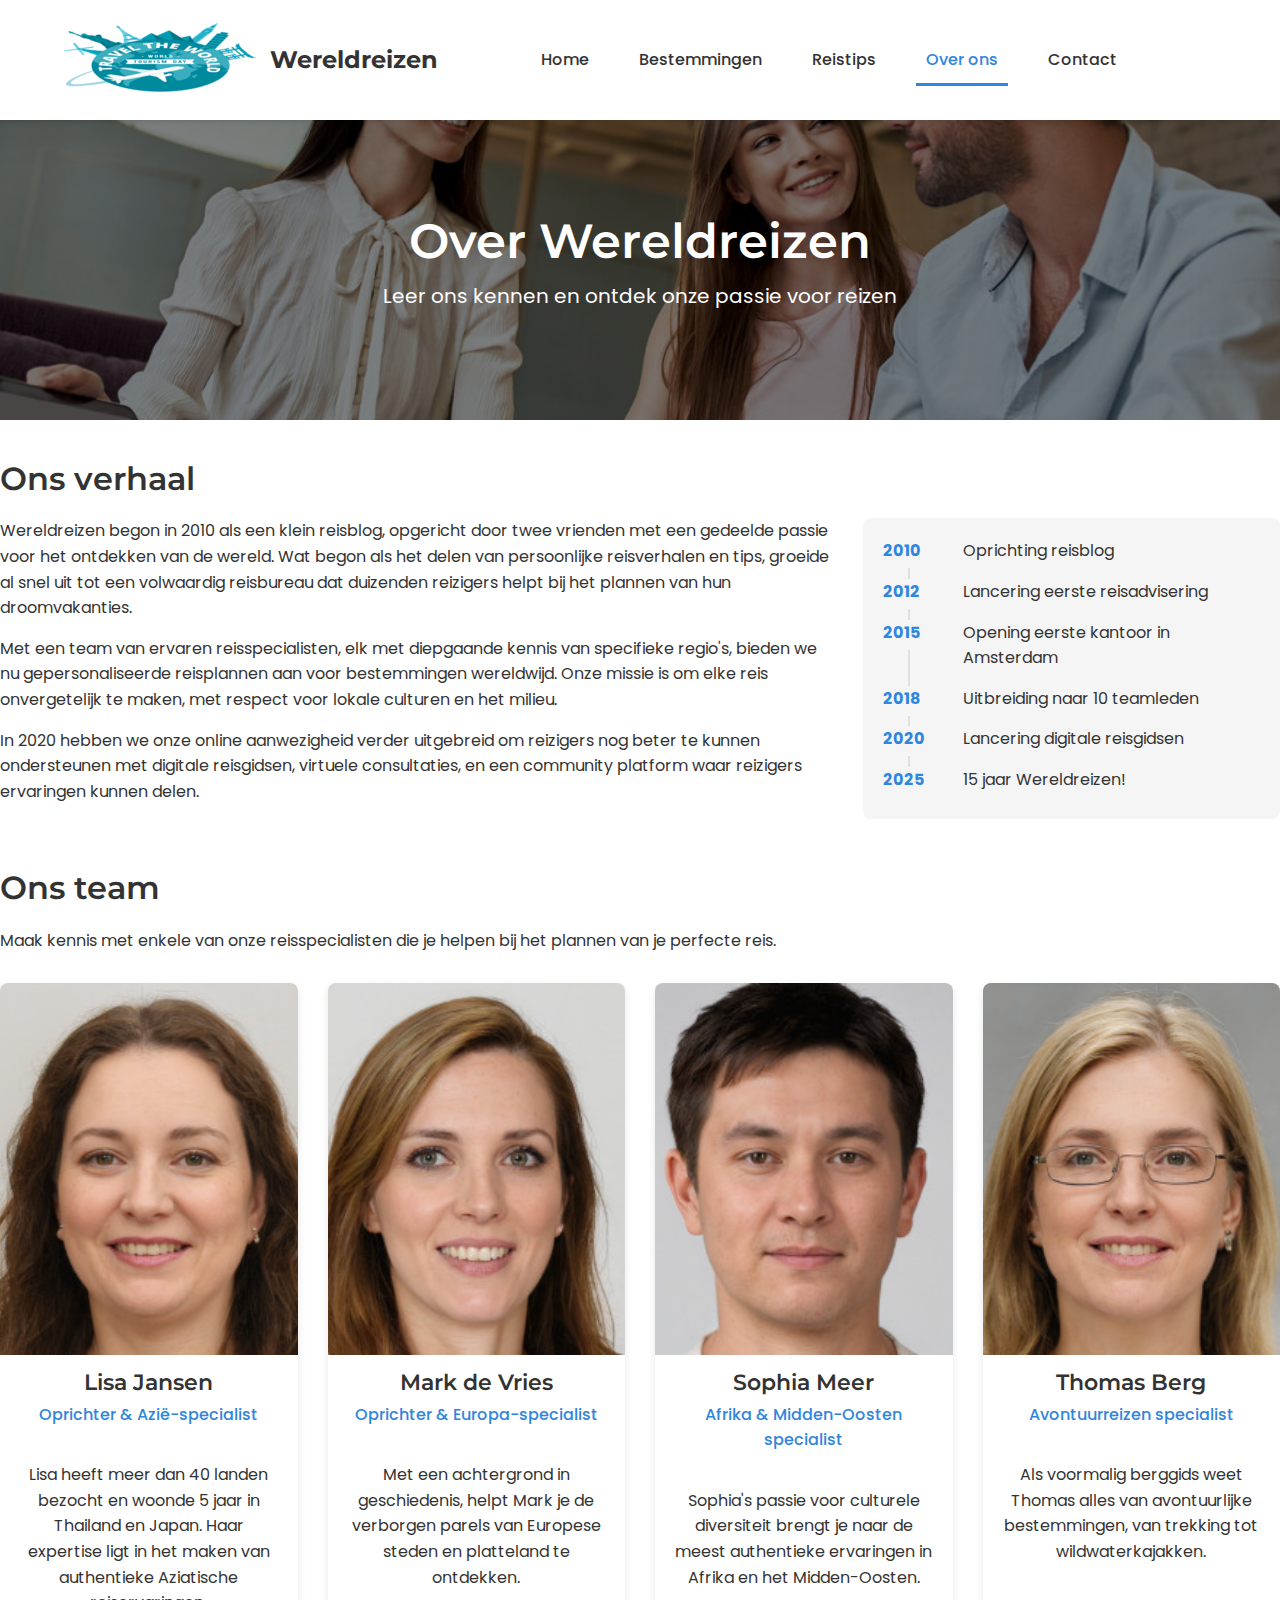
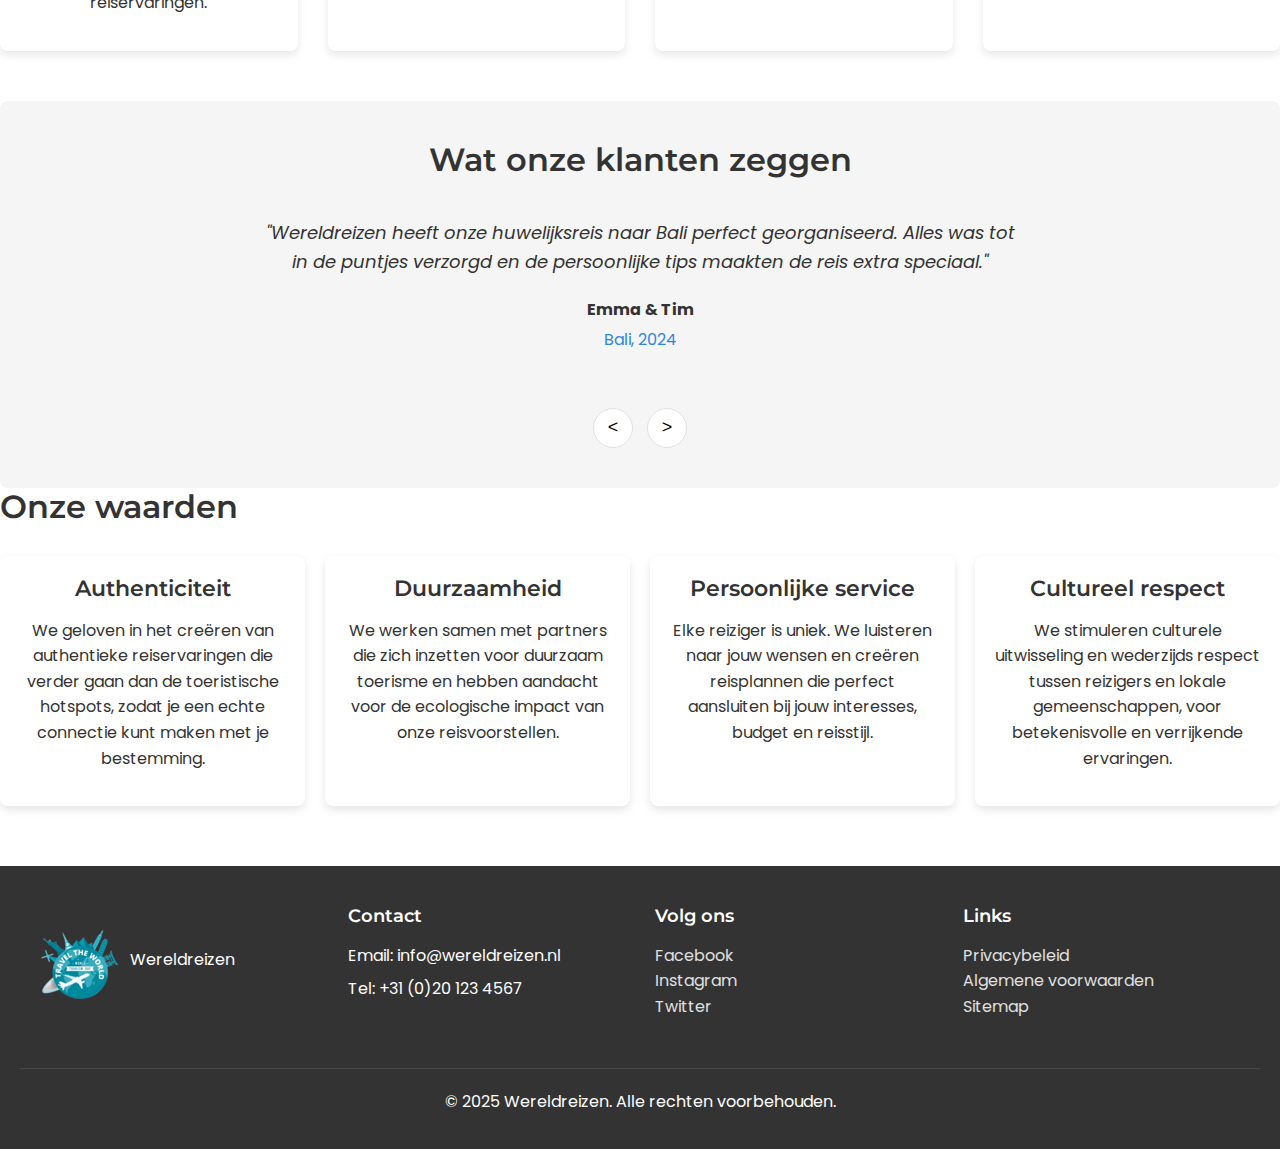
<file: Exam/wereldreizen/over-ons.html>
<!DOCTYPE html>
<html lang="nl">

<head>
    <meta charset="UTF-8">
    <meta name="viewport" content="width=device-width, initial-scale=1.0">
    <title>Over Ons - Wereldreizen</title>
    <link rel="stylesheet" href="css/style.css">
    <link rel="preconnect" href="https://fonts.googleapis.com">
    <link rel="preconnect" href="https://fonts.gstatic.com" crossorigin>
    <link
        href="https://fonts.googleapis.com/css2?family=Montserrat:wght@400;600;700&family=Poppins:wght@300;400;600&display=swap"
        rel="stylesheet">
    <script src="js/script.js" defer></script>
</head>

<body>
    <header>
        <div class="logo">
            <a href="index.html">
                <img src="images/logo.png" alt="Wereldreizen Logo" width="200" height="80">
                <span class="logo-text">Wereldreizen</span>
            </a>
        </div>
        <nav>
            <ul class="main-menu">
                <li><a href="index.html">Home</a></li>
                <li class="has-submenu">
                    <a href="bestemmingen.html">Bestemmingen</a>
                    <ul class="submenu">
                        <li><a href="europa.html">Europa</a></li>
                        <li><a href="azie.html">Azië</a></li>
                    </ul>
                </li>
                <li><a href="reistips.html">Reistips</a></li>
                <li><a href="over-ons.html" class="active">Over ons</a></li>
                <li><a href="contact.html">Contact</a></li>
            </ul>
            <button class="hamburger-menu" aria-label="Menu">
                <span></span>
                <span></span>
                <span></span>
            </button>
        </nav>
    </header>

    <main class="about-page">
        <section class="page-banner">
            <img src="images/about-banner.jpg" alt="Ons team" class="banner-image" width="1920" height="600">
            <div class="banner-overlay">
                <h1>Over Wereldreizen</h1>
                <p>Leer ons kennen en ontdek onze passie voor reizen</p>
            </div>
        </section>

        <section class="about-content">
            <h2 class="visually-hidden">Over Wereldreizen Content</h2>
            <article class="our-story">
                <h2>Ons verhaal</h2>
                <div class="story-content">
                    <div class="story-text">
                        <p>Wereldreizen begon in 2010 als een klein reisblog, opgericht door twee vrienden met een
                            gedeelde passie voor het ontdekken van de wereld. Wat begon als het delen van persoonlijke
                            reisverhalen en tips, groeide al snel uit tot een volwaardig reisbureau dat duizenden
                            reizigers helpt bij het plannen van hun droomvakanties.</p>
                        <p>Met een team van ervaren reisspecialisten, elk met diepgaande kennis van specifieke regio's,
                            bieden we nu gepersonaliseerde reisplannen aan voor bestemmingen wereldwijd. Onze missie is
                            om elke reis onvergetelijk te maken, met respect voor lokale culturen en het milieu.</p>
                        <p>In 2020 hebben we onze online aanwezigheid verder uitgebreid om reizigers nog beter te kunnen
                            ondersteunen met digitale reisgidsen, virtuele consultaties, en een community platform waar
                            reizigers ervaringen kunnen delen.</p>
                    </div>
                    <div class="timeline">
                        <div class="timeline-item">
                            <div class="year">2010</div>
                            <div class="event">Oprichting reisblog</div>
                        </div>
                        <div class="timeline-item">
                            <div class="year">2012</div>
                            <div class="event">Lancering eerste reisadvisering</div>
                        </div>
                        <div class="timeline-item">
                            <div class="year">2015</div>
                            <div class="event">Opening eerste kantoor in Amsterdam</div>
                        </div>
                        <div class="timeline-item">
                            <div class="year">2018</div>
                            <div class="event">Uitbreiding naar 10 teamleden</div>
                        </div>
                        <div class="timeline-item">
                            <div class="year">2020</div>
                            <div class="event">Lancering digitale reisgidsen</div>
                        </div>
                        <div class="timeline-item">
                            <div class="year">2025</div>
                            <div class="event">15 jaar Wereldreizen!</div>
                        </div>
                    </div>
                </div>
            </article>

            <article class="team-section">
                <h2>Ons team</h2>
                <p class="team-intro">Maak kennis met enkele van onze reisspecialisten die je helpen bij het plannen van
                    je perfecte reis.</p>

                <div class="team-grid">
                    <div class="team-member">
                        <img src="images/team1.jpg" alt="Lisa Jansen" width="400" height="500">
                        <h3>Lisa Jansen</h3>
                        <p class="role">Oprichter & Azië-specialist</p>
                        <p>Lisa heeft meer dan 40 landen bezocht en woonde 5 jaar in Thailand en Japan. Haar expertise
                            ligt in het maken van authentieke Aziatische reiservaringen.</p>
                    </div>

                    <div class="team-member">
                        <img src="images/team2.jpg" alt="Mark de Vries" width="400" height="500">
                        <h3>Mark de Vries</h3>
                        <p class="role">Oprichter & Europa-specialist</p>
                        <p>Met een achtergrond in geschiedenis, helpt Mark je de verborgen parels van Europese steden en
                            platteland te ontdekken.</p>
                    </div>

                    <div class="team-member">
                        <img src="images/team3.jpg" alt="Sophia Meer" width="400" height="500">
                        <h3>Sophia Meer</h3>
                        <p class="role">Afrika & Midden-Oosten specialist</p>
                        <p>Sophia's passie voor culturele diversiteit brengt je naar de meest authentieke ervaringen in
                            Afrika en het Midden-Oosten.</p>
                    </div>

                    <div class="team-member">
                        <img src="images/team4.jpg" alt="Thomas Berg" width="400" height="500">
                        <h3>Thomas Berg</h3>
                        <p class="role">Avontuurreizen specialist</p>
                        <p>Als voormalig berggids weet Thomas alles van avontuurlijke bestemmingen, van trekking tot
                            wildwaterkajakken.</p>
                    </div>
                </div>
            </article>

            <article class="testimonials-section">
                <h2>Wat onze klanten zeggen</h2>

                <div class="testimonials-slider" id="testimonials-slider">
                    <div class="testimonial">
                        <p class="quote">"Wereldreizen heeft onze huwelijksreis naar Bali perfect georganiseerd. Alles
                            was tot in de puntjes verzorgd en de persoonlijke tips maakten de reis extra speciaal."</p>
                        <div class="client">
                            <p class="name">Emma & Tim</p>
                            <p class="trip">Bali, 2024</p>
                        </div>
                    </div>

                    <div class="testimonial">
                        <p class="quote">"Als alleenreizende senior was ik wat onzeker over een reis naar Japan. Het
                            team van Wereldreizen stelde me gerust en stelde een perfect reisplan op dat paste bij mijn
                            tempo en interesses."</p>
                        <div class="client">
                            <p class="name">Johan</p>
                            <p class="trip">Japan, 2023</p>
                        </div>
                    </div>

                    <div class="testimonial">
                        <p class="quote">"Onze familiereis door Italië was onvergetelijk dankzij de perfecte mix van
                            educatieve activiteiten voor de kinderen en ontspanning voor ons als ouders. Gaan zeker weer
                            boeken!"</p>
                        <div class="client">
                            <p class="name">Familie Visser</p>
                            <p class="trip">Italië, 2024</p>
                        </div>
                    </div>
                </div>

                <div class="slider-controls">
                    <button id="prev-testimonial" aria-label="Vorige getuigenis">&lt;</button>
                    <button id="next-testimonial" aria-label="Volgende getuigenis">&gt;</button>
                </div>
            </article>

            <article class="values-section">
                <h2>Onze waarden</h2>

                <div class="values-grid">
                    <div class="value-card">
                        <h3>Authenticiteit</h3>
                        <p>We geloven in het creëren van authentieke reiservaringen die verder gaan dan de toeristische
                            hotspots, zodat je een echte connectie kunt maken met je bestemming.</p>
                    </div>

                    <div class="value-card">
                        <h3>Duurzaamheid</h3>
                        <p>We werken samen met partners die zich inzetten voor duurzaam toerisme en hebben aandacht voor
                            de ecologische impact van onze reisvoorstellen.</p>
                    </div>

                    <div class="value-card">
                        <h3>Persoonlijke service</h3>
                        <p>Elke reiziger is uniek. We luisteren naar jouw wensen en creëren reisplannen die perfect
                            aansluiten bij jouw interesses, budget en reisstijl.</p>
                    </div>

                    <div class="value-card">
                        <h3>Cultureel respect</h3>
                        <p>We stimuleren culturele uitwisseling en wederzijds respect tussen reizigers en lokale
                            gemeenschappen, voor betekenisvolle en verrijkende ervaringen.</p>
                    </div>
                </div>
            </article>
        </section>
    </main>

    <footer>
        <div class="footer-content">
            <div class="footer-logo">
                <img src="images/logo-small.png" alt="Wereldreizen Logo" width="80" height="80">
                <p>Wereldreizen</p>
            </div>
            <div class="footer-contact">
                <h4>Contact</h4>
                <p>Email: info@wereldreizen.nl</p>
                <p>Tel: +31 (0)20 123 4567</p>
            </div>
            <div class="footer-social">
                <h4>Volg ons</h4>
                <ul>
                    <li><a href="#" aria-label="Facebook">Facebook</a></li>
                    <li><a href="#" aria-label="Instagram">Instagram</a></li>
                    <li><a href="#" aria-label="Twitter">Twitter</a></li>
                </ul>
            </div>
            <div class="footer-links">
                <h4>Links</h4>
                <ul>
                    <li><a href="privacy.html">Privacybeleid</a></li>
                    <li><a href="voorwaarden.html">Algemene voorwaarden</a></li>
                    <li><a href="sitemap.html">Sitemap</a></li>
                </ul>
            </div>
        </div>
        <div class="copyright">
            <p>&copy; 2025 Wereldreizen. Alle rechten voorbehouden.</p>
        </div>
    </footer>
</body>

</html>
</file>
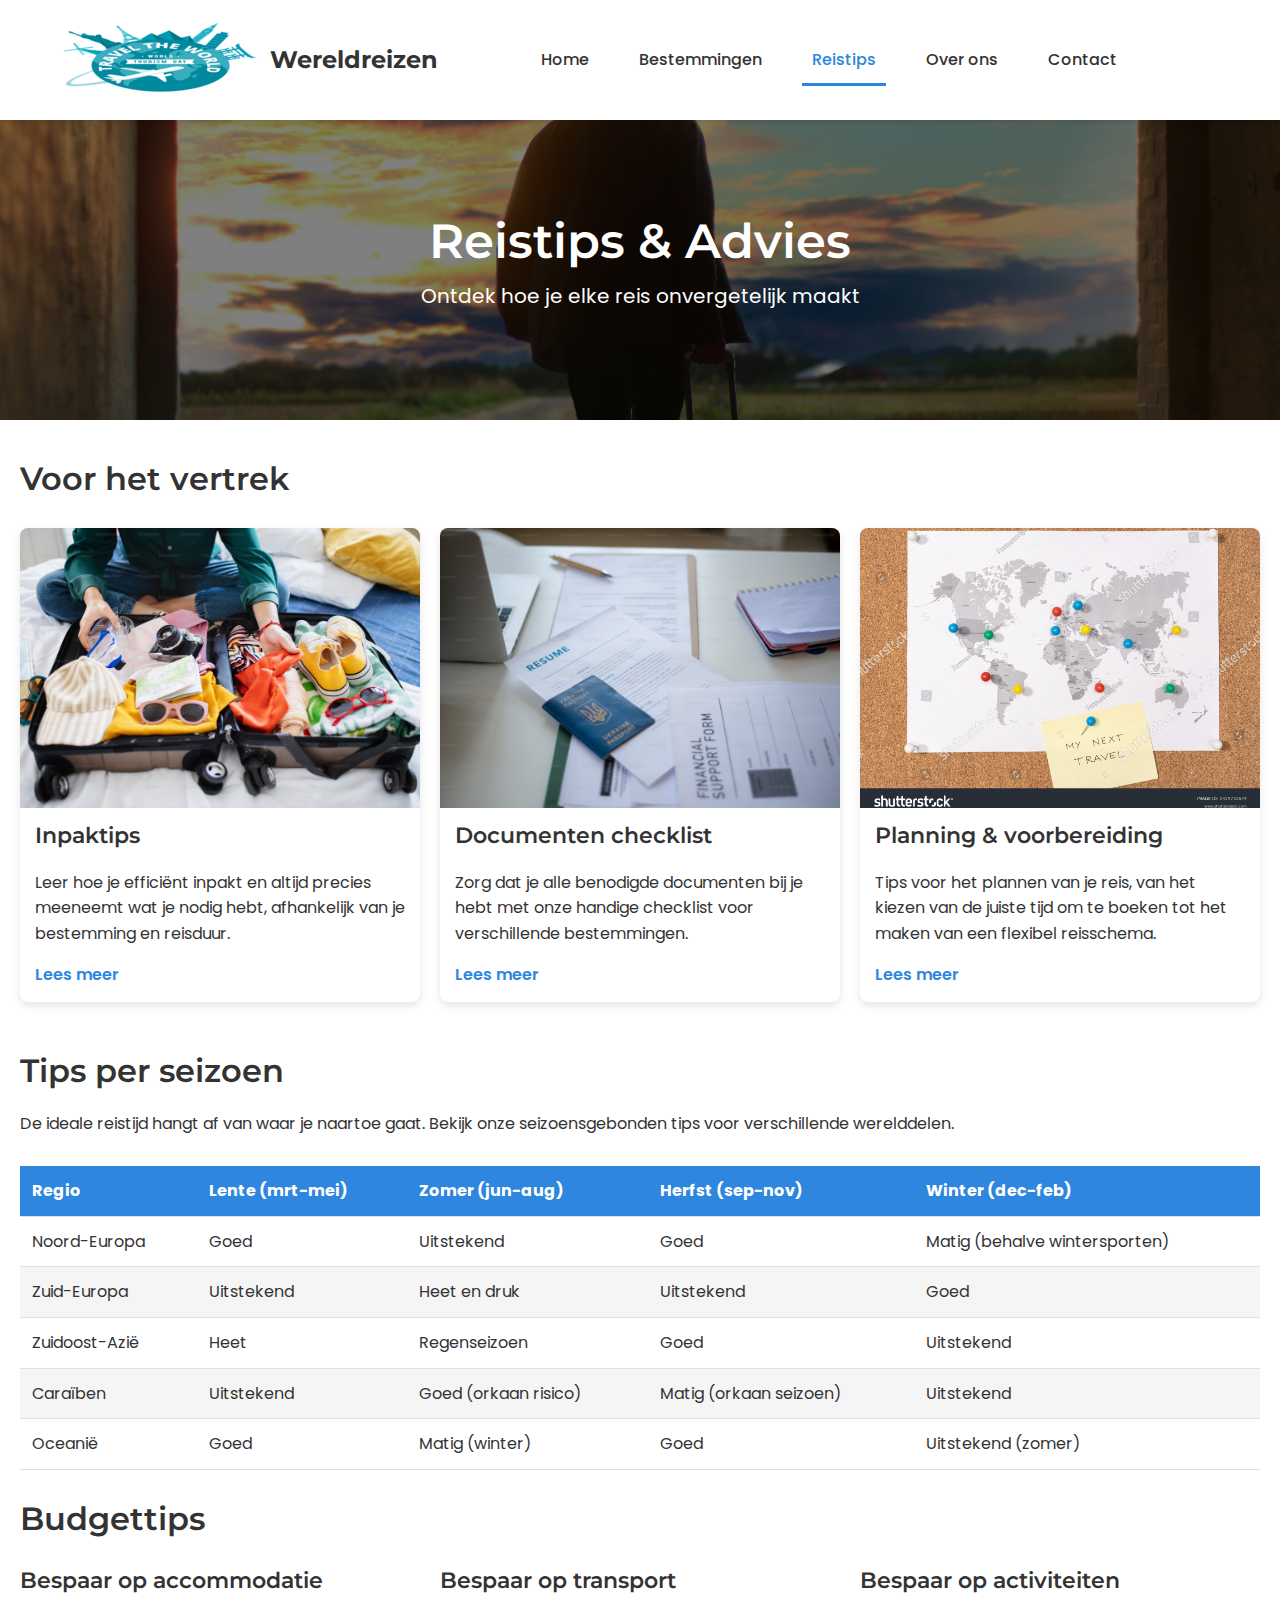
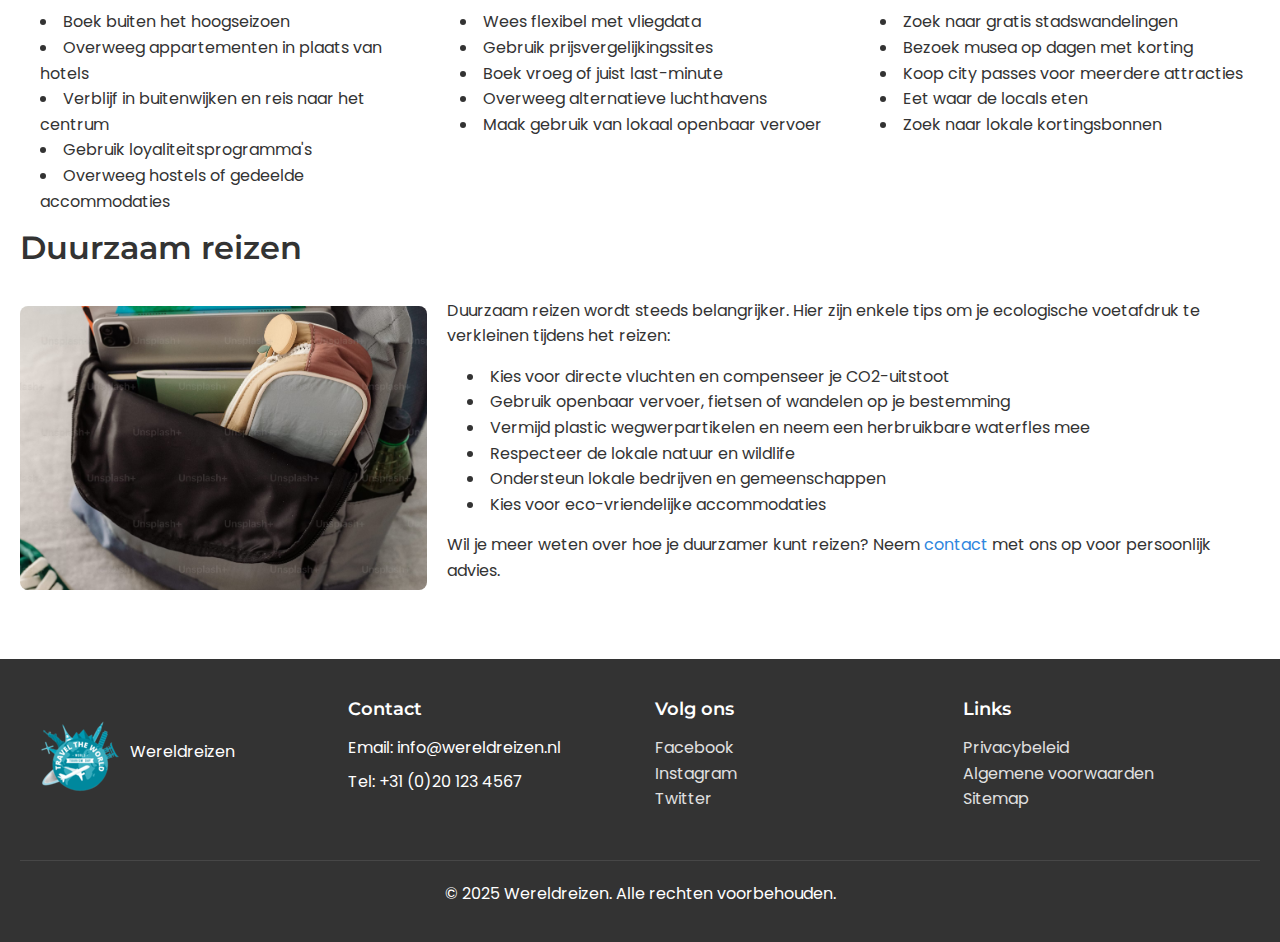
<file: Exam/wereldreizen/reistips.html>
<!DOCTYPE html>
<html lang="nl">

<head>
    <meta charset="UTF-8">
    <meta name="viewport" content="width=device-width, initial-scale=1.0">
    <title>Reistips - Wereldreizen</title>
    <link rel="stylesheet" href="css/style.css">
    <link rel="preconnect" href="https://fonts.googleapis.com">
    <link rel="preconnect" href="https://fonts.gstatic.com" crossorigin>
    <link
        href="https://fonts.googleapis.com/css2?family=Montserrat:wght@400;600;700&family=Poppins:wght@300;400;600&display=swap"
        rel="stylesheet">
    <script src="js/script.js" defer></script>
</head>

<body>
    <header>
        <div class="logo">
            <a href="index.html">
                <img src="images/logo.png" alt="Wereldreizen Logo" width="200" height="80">
                <span class="logo-text">Wereldreizen</span>
            </a>
        </div>
        <nav>
            <ul class="main-menu">
                <li><a href="index.html">Home</a></li>
                <li class="has-submenu">
                    <a href="bestemmingen.html">Bestemmingen</a>
                    <ul class="submenu">
                        <li><a href="europa.html">Europa</a></li>
                        <li><a href="azie.html">Azië</a></li>
                    </ul>
                </li>
                <li><a href="reistips.html" class="active">Reistips</a></li>
                <li><a href="over-ons.html">Over ons</a></li>
                <li><a href="contact.html">Contact</a></li>
            </ul>
            <button class="hamburger-menu" aria-label="Menu">
                <span></span>
                <span></span>
                <span></span>
            </button>
        </nav>
    </header>

    <main class="tips-page">
        <section class="page-banner">
            <img src="images/tips-banner.jpg" alt="Reizen voorbereiden" class="banner-image" width="1920" height="600">
            <div class="banner-overlay">
                <h1>Reistips & Advies</h1>
                <p>Ontdek hoe je elke reis onvergetelijk maakt</p>
            </div>
        </section>

        <section class="tips-content">
            <article class="tip-category">
                <h2>Voor het vertrek</h2>
                <div class="tip-grid">
                    <div class="tip-card">
                        <img src="images/packing.jpg" alt="Inpakken" width="500" height="350">
                        <h3>Inpaktips</h3>
                        <p>Leer hoe je efficiënt inpakt en altijd precies meeneemt wat je nodig hebt, afhankelijk van je
                            bestemming en reisduur.</p>
                        <a href="#" class="read-more">Lees meer</a>
                    </div>
                    <div class="tip-card">
                        <img src="images/documents.jpg" alt="Reisdocumenten" width="500" height="350">
                        <h3>Documenten checklist</h3>
                        <p>Zorg dat je alle benodigde documenten bij je hebt met onze handige checklist voor
                            verschillende bestemmingen.</p>
                        <a href="#" class="read-more">Lees meer</a>
                    </div>
                    <div class="tip-card">
                        <img src="images/planning.jpg" alt="Planning" width="500" height="350">
                        <h3>Planning & voorbereiding</h3>
                        <p>Tips voor het plannen van je reis, van het kiezen van de juiste tijd om te boeken tot het
                            maken van een flexibel reisschema.</p>
                        <a href="#" class="read-more">Lees meer</a>
                    </div>
                </div>
            </article>

            <article class="seasonal-tips">
                <h2>Tips per seizoen</h2>
                <p>De ideale reistijd hangt af van waar je naartoe gaat. Bekijk onze seizoensgebonden tips voor
                    verschillende werelddelen.</p>

                <div class="seasons-table-container">
                    <table class="seasons-table">
                        <thead>
                            <tr>
                                <th>Regio</th>
                                <th>Lente (mrt-mei)</th>
                                <th>Zomer (jun-aug)</th>
                                <th>Herfst (sep-nov)</th>
                                <th>Winter (dec-feb)</th>
                            </tr>
                        </thead>
                        <tbody>
                            <tr>
                                <td>Noord-Europa</td>
                                <td>Goed</td>
                                <td>Uitstekend</td>
                                <td>Goed</td>
                                <td>Matig (behalve wintersporten)</td>
                            </tr>
                            <tr>
                                <td>Zuid-Europa</td>
                                <td>Uitstekend</td>
                                <td>Heet en druk</td>
                                <td>Uitstekend</td>
                                <td>Goed</td>
                            </tr>
                            <tr>
                                <td>Zuidoost-Azië</td>
                                <td>Heet</td>
                                <td>Regenseizoen</td>
                                <td>Goed</td>
                                <td>Uitstekend</td>
                            </tr>
                            <tr>
                                <td>Caraïben</td>
                                <td>Uitstekend</td>
                                <td>Goed (orkaan risico)</td>
                                <td>Matig (orkaan seizoen)</td>
                                <td>Uitstekend</td>
                            </tr>
                            <tr>
                                <td>Oceanië</td>
                                <td>Goed</td>
                                <td>Matig (winter)</td>
                                <td>Goed</td>
                                <td>Uitstekend (zomer)</td>
                            </tr>
                        </tbody>
                    </table>
                </div>
            </article>

            <article class="budget-tips">
                <h2>Budgettips</h2>

                <div class="tips-columns">
                    <div class="tips-col">
                        <h3>Bespaar op accommodatie</h3>
                        <ul>
                            <li>Boek buiten het hoogseizoen</li>
                            <li>Overweeg appartementen in plaats van hotels</li>
                            <li>Verblijf in buitenwijken en reis naar het centrum</li>
                            <li>Gebruik loyaliteitsprogramma's</li>
                            <li>Overweeg hostels of gedeelde accommodaties</li>
                        </ul>
                    </div>

                    <div class="tips-col">
                        <h3>Bespaar op transport</h3>
                        <ul>
                            <li>Wees flexibel met vliegdata</li>
                            <li>Gebruik prijsvergelijkingssites</li>
                            <li>Boek vroeg of juist last-minute</li>
                            <li>Overweeg alternatieve luchthavens</li>
                            <li>Maak gebruik van lokaal openbaar vervoer</li>
                        </ul>
                    </div>

                    <div class="tips-col">
                        <h3>Bespaar op activiteiten</h3>
                        <ul>
                            <li>Zoek naar gratis stadswandelingen</li>
                            <li>Bezoek musea op dagen met korting</li>
                            <li>Koop city passes voor meerdere attracties</li>
                            <li>Eet waar de locals eten</li>
                            <li>Zoek naar lokale kortingsbonnen</li>
                        </ul>
                    </div>
                </div>
            </article>

            <article class="sustainability-tips">
                <h2>Duurzaam reizen</h2>
                <div class="sustainability-content">
                    <img src="images/sustainable.jpg" alt="Duurzaam reizen" width="500" height="350">
                    <div class="sustainability-text">
                        <p>Duurzaam reizen wordt steeds belangrijker. Hier zijn enkele tips om je ecologische voetafdruk
                            te verkleinen tijdens het reizen:</p>
                        <ul>
                            <li>Kies voor directe vluchten en compenseer je CO2-uitstoot</li>
                            <li>Gebruik openbaar vervoer, fietsen of wandelen op je bestemming</li>
                            <li>Vermijd plastic wegwerpartikelen en neem een herbruikbare waterfles mee</li>
                            <li>Respecteer de lokale natuur en wildlife</li>
                            <li>Ondersteun lokale bedrijven en gemeenschappen</li>
                            <li>Kies voor eco-vriendelijke accommodaties</li>
                        </ul>
                        <p>Wil je meer weten over hoe je duurzamer kunt reizen? Neem <a href="contact.html">contact</a>
                            met ons op voor persoonlijk advies.</p>
                    </div>
                </div>
            </article>
        </section>
    </main>

    <footer>
        <div class="footer-content">
            <div class="footer-logo">
                <img src="images/logo-small.png" alt="Wereldreizen Logo" width="80" height="80">
                <p>Wereldreizen</p>
            </div>
            <div class="footer-contact">
                <h4>Contact</h4>
                <p>Email: info@wereldreizen.nl</p>
                <p>Tel: +31 (0)20 123 4567</p>
            </div>
            <div class="footer-social">
                <h4>Volg ons</h4>
                <ul>
                    <li><a href="#" aria-label="Facebook">Facebook</a></li>
                    <li><a href="#" aria-label="Instagram">Instagram</a></li>
                    <li><a href="#" aria-label="Twitter">Twitter</a></li>
                </ul>
            </div>
            <div class="footer-links">
                <h4>Links</h4>
                <ul>
                    <li><a href="privacy.html">Privacybeleid</a></li>
                    <li><a href="voorwaarden.html">Algemene voorwaarden</a></li>
                    <li><a href="sitemap.html">Sitemap</a></li>
                </ul>
            </div>
        </div>
        <div class="copyright">
            <p>&copy; 2025 Wereldreizen. Alle rechten voorbehouden.</p>
        </div>
    </footer>
</body>

</html>
</file>
<file: Exam/wereldreizen/css/style.css>
/* CSS Variables */
:root {
    --primary-color: #2E86DE;
    --secondary-color: #FF9234;
    --primary-dark: #1B6CD1;
    --light-gray: #f5f5f5;
    --medium-gray: #e0e0e0;
    --dark-gray: #333333;
    --white: #ffffff;
    --black: #000000;
    --max-width: 1200px;
    --section-spacing: 4rem;
    --card-shadow: 0 4px 8px rgba(0, 0, 0, 0.1);
    --transition-speed: 0.3s;
}

/* Base Styles */
* {
    box-sizing: border-box;
    margin: 0;
    padding: 0;
}

html {
    font-size: 62.5%;
    /* 10px = 1rem */
    scroll-behavior: smooth;
}

body {
    font-family: 'Poppins', sans-serif;
    font-size: 1.6rem;
    line-height: 1.6;
    color: var(--dark-gray);
    background-color: var(--white);
}

h1,
h2,
h3,
h4,
h5,
h6 {
    font-family: 'Montserrat', sans-serif;
    margin-bottom: 1.5rem;
    font-weight: 600;
    line-height: 1.2;
}

h1 {
    font-size: 3.2rem;
}

h2 {
    font-size: 2.8rem;
    margin-bottom: 2rem;
}

h3 {
    font-size: 2.2rem;
}

h4 {
    font-size: 1.8rem;
}

p {
    margin-bottom: 1.5rem;
}

a {
    color: var(--primary-color);
    text-decoration: none;
    transition: color var(--transition-speed);
}

a:hover {
    color: var(--primary-dark);
}

img,
video {
    max-width: 100%;
    height: auto;
    display: block;
}

ul,
ol {
    list-style-position: inside;
    margin-bottom: 1.5rem;
}

button {
    cursor: pointer;
}

.btn {
    display: inline-block;
    background-color: var(--primary-color);
    color: var(--white);
    padding: 1rem 2rem;
    border-radius: 0.4rem;
    text-align: center;
    text-decoration: none;
    font-weight: 600;
    border: none;
    transition: background-color var(--transition-speed);
}

.btn:hover {
    background-color: var(--primary-dark);
    color: var(--white);
}

/* Visually Hidden Class for Accessibility */
.visually-hidden {
    position: absolute;
    width: 1px;
    height: 1px;
    margin: -1px;
    padding: 0;
    overflow: hidden;
    clip-path: rect(0, 0, 0, 0);
    border: 0;
}

/* Grid Container */
.grid-container {
    display: grid;
    gap: 2rem;
}

/* Layout Containers */
.container {
    width: 100%;
    max-width: var(--max-width);
    margin-inline: auto;
    padding-inline: 2rem;
}

section {
    margin-bottom: var(--section-spacing);
}

/* Header & Navigation */
header {
    display: grid;
    grid-template-columns: 1fr;
    align-items: center;
    padding: 2rem;
    background-color: var(--white);
    box-shadow: 0 2px 4px rgba(0, 0, 0, 0.1);
    position: relative;
    z-index: 100;
}

.logo {
    display: flex;
    align-items: center;
    justify-content: center;
    margin-bottom: 1.5rem;
}

.logo img {
    height: 80px;
    width: 200px;
    object-fit: contain;
}

.logo a {
    display: flex;
    align-items: center;
    text-decoration: none;
    color: var(--dark-gray);
}

.logo-text {
    font-family: 'Montserrat', sans-serif;
    font-size: 2.4rem;
    font-weight: 700;
    margin-left: 1rem;
    position: relative;
}

nav {
    display: flex;
    justify-content: center;
    align-items: center;
}

.main-menu {
    display: none;
    list-style: none;
    margin: 0;
    padding: 0;
}

.main-menu li {
    position: relative;
    margin: 0 1.5rem;
}

.main-menu a {
    display: block;
    padding: 1rem;
    color: var(--dark-gray);
    text-decoration: none;
    font-weight: 500;
    transition: color var(--transition-speed);
}

.main-menu a:hover,
.main-menu a.active {
    color: var(--primary-color);
}

.main-menu a.active::after {
    content: '';
    display: block;
    width: 100%;
    height: 3px;
    background-color: var(--primary-color);
    position: absolute;
    bottom: -3px;
    left: 0;
}

.has-submenu {
    position: relative;
}

.submenu {
    display: none;
    position: absolute;
    top: 100%;
    left: 0;
    min-width: 200px;
    background-color: var(--white);
    box-shadow: var(--card-shadow);
    z-index: 100;
    list-style: none;
    padding: 0.5rem 0;
}

.has-submenu:hover .submenu {
    display: block;
}

.submenu li {
    margin: 0;
}

.submenu a {
    padding: 1rem 1.5rem;
}

.hamburger-menu {
    display: block;
    background: none;
    border: none;
    cursor: pointer;
    padding: 0.5rem;
}

.hamburger-menu span {
    display: block;
    width: 2.5rem;
    height: 0.3rem;
    margin: 0.5rem 0;
    background-color: var(--dark-gray);
    transition: all var(--transition-speed);
}

/* Hero Section */
.hero {
    margin-bottom: 4rem;
}

.hero-image {
    width: 100%;
    height: auto;
    max-height: 800px;
    object-fit: cover;
}

/* Content Sections */
.content-section {
    display: grid;
    grid-template-columns: 1fr;
    gap: 2rem;
    margin-bottom: 4rem;
}

.content-block {
    padding: 2rem;
    background-color: var(--light-gray);
    border-radius: 0.8rem;
}

/* Media Gallery */
.media-gallery {
    display: grid;
    grid-template-columns: 1fr;
    gap: 2rem;
    margin-bottom: 4rem;
}

.media-item {
    background-color: var(--white);
    border-radius: 0.8rem;
    overflow: hidden;
    box-shadow: var(--card-shadow);
}

.media-item img,
.media-item video,
.media-item iframe {
    width: 100%;
    height: auto;
    aspect-ratio: 500 / 350;
    object-fit: cover;
}

.media-item iframe {
    display: block;
    margin: 0 auto;
    border: none;
}

.media-item h3 {
    padding: 1.5rem 1.5rem 0.5rem 1.5rem;
    font-size: 1.8rem;
}

.media-item p {
    padding: 0 1.5rem 1.5rem 1.5rem;
    margin-bottom: 0;
}

/* Featured Section */
.featured-section {
    margin-bottom: 4rem;
}

.featured-item {
    display: grid;
    grid-template-columns: 1fr;
    gap: 2rem;
    margin-bottom: 4rem;
    background-color: var(--light-gray);
    border-radius: 0.8rem;
    overflow: hidden;
}

.featured-item img {
    width: 100%;
    height: auto;
    aspect-ratio: 800 / 500;
    object-fit: cover;
}

.featured-text {
    padding: 2rem;
}

.featured-text h3 {
    margin-top: 0;
}

/* Footer */
footer {
    background-color: var(--dark-gray);
    color: var(--white);
    padding: 4rem 2rem 2rem;
    margin-top: 6rem;
}

.footer-content {
    display: grid;
    grid-template-columns: 1fr;
    gap: 3rem;
    max-width: var(--max-width);
    margin: 0 auto;
}

.footer-logo {
    display: flex;
    align-items: center;
}

.footer-logo img {
    width: 80px;
    height: 80px;
    object-fit: contain;
    margin-right: 1rem;
}

.footer-content h4 {
    font-size: 1.8rem;
    margin-bottom: 1.5rem;
    color: var(--white);
}

.footer-contact p,
.footer-social ul,
.footer-links ul {
    margin-bottom: 0.8rem;
}

.footer-social ul,
.footer-links ul {
    list-style: none;
}

.footer-social a,
.footer-links a {
    color: var(--medium-gray);
    text-decoration: none;
    transition: color var(--transition-speed);
}

.footer-social a:hover,
.footer-links a:hover {
    color: var(--white);
}

.copyright {
    text-align: center;
    margin-top: 4rem;
    padding-top: 2rem;
    border-top: 1px solid rgba(255, 255, 255, 0.1);
}

/* Contact Page */
.contact-page {
    margin-bottom: 4rem;
}

.google-map {
    width: 100%;
    height: 30rem;
    margin-bottom: 3rem;
}

.contact-content {
    padding: 0 2rem;
}

.contact-info {
    display: grid;
    grid-template-columns: 1fr;
    gap: 2rem;
    margin-bottom: 3rem;
}

.contact-form-container {
    background-color: var(--light-gray);
    padding: 2rem;
    border-radius: 0.8rem;
}

.contact-form {
    display: grid;
    grid-template-columns: 1fr;
    gap: 1.5rem;
}

.form-group {
    margin-bottom: 1rem;
}

.full-width {
    grid-column: 1 / -1;
}

label {
    display: block;
    margin-bottom: 0.5rem;
    font-weight: 500;
}

input,
select,
textarea {
    width: 100%;
    padding: 1rem;
    border: 1px solid var(--medium-gray);
    border-radius: 0.4rem;
    font-family: 'Poppins', sans-serif;
    font-size: 1.6rem;
}

.checkbox-container {
    display: flex;
    align-items: center;
    cursor: pointer;
}

.checkbox-container input {
    width: auto;
    margin-right: 1rem;
}

.submit-btn {
    width: 100%;
    padding: 1.2rem;
    background-color: var(--primary-color);
    color: var(--white);
    border: none;
    border-radius: 0.4rem;
    cursor: pointer;
    font-weight: 600;
    font-size: 1.6rem;
    transition: background-color var(--transition-speed);
}

.submit-btn:hover {
    background-color: var(--primary-dark);
}

/* Destinations Page */
.page-banner {
    position: relative;
    margin-bottom: 4rem;
    height: 30rem;
    overflow: hidden;
}

.banner-image {
    width: 100%;
    height: 100%;
    object-fit: cover;
}

.banner-overlay {
    position: absolute;
    top: 0;
    left: 0;
    width: 100%;
    height: 100%;
    background-color: rgba(0, 0, 0, 0.5);
    display: flex;
    flex-direction: column;
    justify-content: center;
    align-items: center;
    text-align: center;
    padding: 2rem;
    color: var(--white);
}

.banner-overlay h1 {
    font-size: 3.6rem;
    margin-bottom: 1rem;
}

.banner-overlay p {
    font-size: 2rem;
    max-width: 80rem;
}

.destination-filter {
    background-color: var(--light-gray);
    padding: 2rem;
    border-radius: 0.8rem;
    margin-bottom: 4rem;
}

.filter-controls {
    display: grid;
    grid-template-columns: 1fr;
    gap: 1.5rem;
}

.filter-group {
    margin-bottom: 1rem;
}

.destinations-grid {
    display: grid;
    grid-template-columns: 1fr;
    gap: 3rem;
    margin-bottom: 5rem;
}

.destination-card {
    background-color: var(--white);
    border-radius: 0.8rem;
    overflow: hidden;
    box-shadow: var(--card-shadow);
    transition: transform var(--transition-speed);
}

.destination-card:hover {
    transform: translateY(-5px);
}

.destination-card img {
    width: 100%;
    height: auto;
    aspect-ratio: 500 / 350;
    object-fit: cover;
}

.destination-info {
    padding: 2rem;
}

.destination-type {
    color: var(--primary-color);
    font-weight: 500;
    margin-bottom: 1rem;
}

/* About Page */
.our-story {
    margin-bottom: 5rem;
}

.story-content {
    display: grid;
    grid-template-columns: 1fr;
    gap: 3rem;
}

.timeline {
    background-color: var(--light-gray);
    padding: 2rem;
    border-radius: 0.8rem;
}

.timeline-item {
    display: flex;
    margin-bottom: 1.5rem;
    position: relative;
}

.timeline-item:last-child {
    margin-bottom: 0;
}

.timeline-item::before {
    content: '';
    position: absolute;
    left: 2.5rem;
    top: 3rem;
    bottom: -1.5rem;
    width: 2px;
    background-color: var(--medium-gray);
}

.timeline-item:last-child::before {
    display: none;
}

.year {
    min-width: 6rem;
    font-weight: 700;
    color: var(--primary-color);
}

.event {
    padding-left: 2rem;
}

.team-grid {
    display: grid;
    grid-template-columns: 1fr;
    gap: 3rem;
    margin-top: 3rem;
}

.team-member {
    background-color: var(--white);
    border-radius: 0.8rem;
    overflow: hidden;
    box-shadow: var(--card-shadow);
    text-align: center;
}

.team-member img {
    width: 100%;
    height: auto;
    aspect-ratio: 400 / 500;
    object-fit: cover;
}

.team-member h3 {
    margin-top: 1.5rem;
    margin-bottom: 0.5rem;
}

.role {
    color: var(--primary-color);
    font-weight: 500;
    margin-bottom: 1.5rem;
}

.team-member p {
    padding: 0 2rem 2rem;
}

.testimonials-section {
    background-color: var(--light-gray);
    padding: 4rem 2rem;
    border-radius: 0.8rem;
    margin-top: 5rem;
    text-align: center;
}

.testimonials-slider {
    margin: 0 auto;
    max-width: 80rem;
    overflow: hidden;
}

.testimonial {
    padding: 2rem;
}

.quote {
    font-size: 1.8rem;
    font-style: italic;
    margin-bottom: 2rem;
}

.client .name {
    font-weight: 700;
    margin-bottom: 0.5rem;
}

.client .trip {
    color: var(--primary-color);
}

.slider-controls {
    margin-top: 2rem;
}

.slider-controls button {
    background-color: var(--white);
    border: 1px solid var(--medium-gray);
    width: 4rem;
    height: 4rem;
    border-radius: 50%;
    margin: 0 0.5rem;
    font-size: 1.8rem;
    transition: all var(--transition-speed);
}

.slider-controls button:hover {
    background-color: var(--primary-color);
    color: var(--white);
    border-color: var(--primary-dark);
}

.values-grid {
    display: grid;
    grid-template-columns: 1fr;
    gap: 2rem;
    margin-top: 3rem;
}

.value-card {
    background-color: var(--white);
    padding: 2rem;
    border-radius: 0.8rem;
    box-shadow: var(--card-shadow);
    text-align: center;
}

/* Tips Page */
.tips-content {
    padding: 0 2rem;
}

.tip-category {
    margin-bottom: 5rem;
}

.tip-grid {
    display: grid;
    grid-template-columns: 1fr;
    gap: 2rem;
    margin-top: 3rem;
}

.tip-card {
    background-color: var(--white);
    border-radius: 0.8rem;
    overflow: hidden;
    box-shadow: var(--card-shadow);
}

.tip-card img {
    width: 100%;
    height: auto;
    aspect-ratio: 500 / 350;
    object-fit: cover;
}

.tip-card h3 {
    padding: 1.5rem 1.5rem 0.5rem 1.5rem;
}

.tip-card p {
    padding: 0 1.5rem;
}

.read-more {
    display: inline-block;
    margin: 0 1.5rem 1.5rem;
    font-weight: 600;
}

.seasons-table-container {
    overflow-x: auto;
    margin: 3rem 0;
}

.seasons-table {
    width: 100%;
    border-collapse: collapse;
    min-width: 60rem;
}

.seasons-table th,
.seasons-table td {
    padding: 1.2rem;
    text-align: left;
    border-bottom: 1px solid var(--medium-gray);
}

.seasons-table th {
    background-color: var(--primary-color);
    color: var(--white);
}

.seasons-table tr:nth-child(even) {
    background-color: var(--light-gray);
}

.tips-columns {
    display: grid;
    grid-template-columns: 1fr;
    gap: 2rem;
    margin-top: 3rem;
}

.tips-col h3 {
    margin-bottom: 1.5rem;
}

.tips-col ul {
    list-style-type: disc;
    padding-left: 2rem;
}

.sustainability-content {
    display: grid;
    grid-template-columns: 1fr;
    gap: 2rem;
    margin-top: 3rem;
}

.sustainability-content img {
    width: 100%;
    height: auto;
    aspect-ratio: 500 / 350;
    object-fit: cover;
    border-radius: 0.8rem;
}

.sustainability-text ul {
    list-style-type: disc;
    padding-left: 2rem;
}

/* Europe/Asia Pages */
.europe-intro,
.asia-intro {
    text-align: center;
    margin-bottom: 5rem;
}

.intro-stats {
    display: grid;
    grid-template-columns: 1fr 1fr;
    gap: 1.5rem;
    margin-top: 3rem;
}

.stat {
    background-color: var(--light-gray);
    padding: 2rem;
    border-radius: 0.8rem;
    text-align: center;
}

.stat-number {
    display: block;
    font-size: 3.6rem;
    font-weight: 700;
    color: var(--primary-color);
    margin-bottom: 0.5rem;
}

.destination-detail {
    display: grid;
    grid-template-columns: 1fr;
    gap: 2rem;
    margin-bottom: 5rem;
    background-color: var(--white);
    border-radius: 0.8rem;
    overflow: hidden;
    box-shadow: var(--card-shadow);
}

.destination-media img {
    width: 100%;
    height: auto;
    aspect-ratio: 800 / 500;
    object-fit: cover;
}

.destination-description {
    padding: 2rem;
}

.destination-meta {
    display: flex;
    flex-wrap: wrap;
    gap: 1rem;
    margin-bottom: 2rem;
    font-size: 1.4rem;
}

.meta-item {
    background-color: var(--light-gray);
    padding: 0.5rem 1rem;
    border-radius: 2rem;
}

.destination-description h4 {
    margin-top: 2rem;
}

.regions-grid {
    display: grid;
    grid-template-columns: 1fr;
    gap: 2rem;
    margin-top: 3rem;
}

.region-card {
    background-color: var(--white);
    border-radius: 0.8rem;
    overflow: hidden;
    box-shadow: var(--card-shadow);
}

.region-card img {
    width: 100%;
    height: auto;
    aspect-ratio: 500 / 350;
    object-fit: cover;
}

.region-card h3 {
    padding: 1.5rem 1.5rem 0.5rem 1.5rem;
}

.region-card p {
    padding: 0 1.5rem;
}

.region-countries {
    list-style: none;
    display: flex;
    flex-wrap: wrap;
    gap: 0.5rem;
    padding: 0 1.5rem 1.5rem;
}

.region-countries li {
    background-color: var(--light-gray);
    padding: 0.5rem 1rem;
    border-radius: 2rem;
    font-size: 1.4rem;
}

.info-grid {
    display: grid;
    grid-template-columns: 1fr;
    gap: 2rem;
    margin-top: 3rem;
}

.info-card {
    background-color: var(--white);
    padding: 2rem;
    border-radius: 0.8rem;
    box-shadow: var(--card-shadow);
}

.info-card h3 {
    margin-bottom: 1.5rem;
}

.info-card ul {
    list-style-type: disc;
    padding-left: 2rem;
}

/* Asia Cuisine Table */
.cuisine-table-container {
    overflow-x: auto;
    margin: 3rem 0;
}

.cuisine-table {
    width: 100%;
    border-collapse: collapse;
    min-width: 60rem;
}

.cuisine-table th,
.cuisine-table td {
    padding: 1.2rem;
    text-align: left;
    border-bottom: 1px solid var(--medium-gray);
}

.cuisine-table th {
    background-color: var(--primary-color);
    color: var(--white);
}

.cuisine-table tr:nth-child(even) {
    background-color: var(--light-gray);
}

/* Mobile Menu */
.mobile-menu-open {
    overflow: hidden;
}

.mobile-menu-open .main-menu {
    display: block;
    position: fixed;
    top: 0;
    left: 0;
    width: 100%;
    height: 100vh;
    background-color: var(--white);
    padding: 8rem 2rem 2rem;
    z-index: 90;
    overflow-y: auto;
}

.mobile-menu-open .main-menu li {
    margin: 0;
    border-bottom: 1px solid var(--medium-gray);
}

.mobile-menu-open .main-menu a {
    padding: 1.5rem;
    font-size: 1.8rem;
}

.mobile-menu-open .hamburger-menu {
    position: fixed;
    top: 2rem;
    right: 2rem;
    z-index: 100;
}

.mobile-menu-open .hamburger-menu span:nth-child(1) {
    transform: rotate(45deg) translate(0.6rem, 0.6rem);
}

.mobile-menu-open .hamburger-menu span:nth-child(2) {
    opacity: 0;
}

.mobile-menu-open .hamburger-menu span:nth-child(3) {
    transform: rotate(-45deg) translate(0.6rem, -0.6rem);
}

.mobile-menu-open .submenu {
    position: static;
    display: none;
    box-shadow: none;
    background-color: var(--light-gray);
    padding: 0;
}

.mobile-menu-open .has-submenu.active .submenu {
    display: block;
}

.mobile-menu-open .submenu a {
    padding-left: 3rem;
}

/* Season Tabs */
.season-tabs {
    display: flex;
    overflow-x: auto;
    margin-bottom: 2rem;
}

.season-tab {
    padding: 1rem 2rem;
    background-color: var(--light-gray);
    border: none;
    border-radius: 0.4rem;
    margin-right: 1rem;
    font-family: 'Poppins', sans-serif;
    font-size: 1.6rem;
    cursor: pointer;
    white-space: nowrap;
}

.season-tab.active {
    background-color: var(--primary-color);
    color: var(--white);
}

.season-panel {
    display: none;
}

.season-panel.active {
    display: block;
}

.destinations-row {
    display: grid;
    grid-template-columns: repeat(auto-fill, minmax(14rem, 1fr));
    gap: 1.5rem;
}

.mini-card {
    background-color: var(--white);
    border-radius: 0.8rem;
    overflow: hidden;
    box-shadow: var(--card-shadow);
    text-align: center;
}

.mini-card img {
    width: 100%;
    height: auto;
    aspect-ratio: 300 / 200;
    object-fit: cover;
}

.mini-card h4 {
    padding: 1rem 1rem 0.5rem;
    font-size: 1.6rem;
    margin-bottom: 0.5rem;
}

.mini-card p {
    padding: 0 1rem 1rem;
    font-size: 1.4rem;
    margin-bottom: 0;
}

/* Responsive Styles */
@media (min-width: 768px) {
    h1 {
        font-size: 4rem;
    }

    h2 {
        font-size: 3.2rem;
    }

    header {
        grid-template-columns: auto 1fr;
        padding: 2rem 4rem;
    }

    .logo {
        margin-bottom: 0;
    }

    .banner-overlay h1 {
        font-size: 4.8rem;
    }

    .content-section {
        grid-template-columns: 1fr 1fr;
    }

    .media-gallery.top-row {
        grid-template-columns: repeat(3, 1fr);
    }

    .media-gallery.bottom-row {
        grid-template-columns: repeat(2, 1fr);
    }

    .featured-item {
        grid-template-columns: 1fr 1fr;
    }

    .featured-item.reverse {
        grid-template-columns: 1fr 1fr;
    }

    .featured-item.reverse>*:first-child {
        order: 2;
    }

    .featured-item.reverse>*:last-child {
        order: 1;
    }

    .footer-content {
        grid-template-columns: repeat(4, 1fr);
    }

    .contact-info {
        grid-template-columns: 1fr 1fr;
    }

    .contact-form {
        grid-template-columns: 1fr 1fr;
    }

    .filter-controls {
        grid-template-columns: repeat(3, 1fr) auto;
        align-items: end;
    }

    .destinations-grid {
        grid-template-columns: repeat(2, 1fr);
    }

    .story-content {
        grid-template-columns: 2fr 1fr;
    }

    .team-grid {
        grid-template-columns: repeat(2, 1fr);
    }

    .values-grid {
        grid-template-columns: repeat(2, 1fr);
    }

    .tip-grid {
        grid-template-columns: repeat(3, 1fr);
    }

    .tips-columns {
        grid-template-columns: repeat(3, 1fr);
    }

    .sustainability-content {
        grid-template-columns: 1fr 2fr;
        align-items: center;
    }

    .intro-stats {
        grid-template-columns: repeat(4, 1fr);
    }

    .destination-detail {
        grid-template-columns: 1fr 1fr;
    }

    .regions-grid {
        grid-template-columns: repeat(2, 1fr);
    }

    .info-grid {
        grid-template-columns: repeat(2, 1fr);
    }

    /* Show desktop menu */
    .main-menu {
        display: flex;
    }

    .hamburger-menu {
        display: none;
    }
}

@media (min-width: 1024px) {
    header {
        padding: 2rem 6rem;
    }

    .content-section {
        grid-template-columns: 1fr 1fr;
    }

    .destinations-grid {
        grid-template-columns: repeat(3, 1fr);
    }

    .team-grid {
        grid-template-columns: repeat(4, 1fr);
    }

    .values-grid {
        grid-template-columns: repeat(4, 1fr);
    }

    .regions-grid {
        grid-template-columns: repeat(4, 1fr);
    }

    .info-grid {
        grid-template-columns: repeat(4, 1fr);
    }
}

@media (min-width: 1440px) {

    .container,
    .content-section,
    .media-gallery,
    .featured-section,
    .footer-content {
        max-width: var(--max-width);
        margin-left: auto;
        margin-right: auto;
    }

    .hero-image {
        height: 60rem;
        object-position: center;
    }

    .page-banner {
        height: 40rem;
    }
}

/* Print styles */
@media print {

    header,
    footer,
    .hero,
    .google-map,
    .featured-section {
        display: none;
    }

    body {
        font-size: 12pt;
        line-height: 1.5;
        color: #000;
        background-color: #fff;
    }

    a {
        text-decoration: underline;
        color: #000;
    }

    img {
        max-width: 100% !important;
        page-break-inside: avoid;
    }

    h1,
    h2,
    h3,
    h4,
    h5,
    h6 {
        page-break-after: avoid;
        page-break-inside: avoid;
    }

    p,
    blockquote,
    table,
    ul,
    ol,
    dl {
        page-break-inside: avoid;
    }

    .content-section,
    .destinations-grid,
    .team-grid,
    .info-grid {
        display: block;
    }

    .content-block,
    .destination-card,
    .team-member,
    .info-card {
        page-break-inside: avoid;
        margin-bottom: 20pt;
    }
}
.content-container {
    max-width: var(--max-width);
    margin: 0 auto;
    padding: 3rem 2rem;
}

.content-container h2 {
    margin-bottom: 1rem;
}

.content-container p {
    margin-bottom: 2rem;
}

/* Privacy Page */
.privacy-section {
    margin-bottom: 3rem;
}

.privacy-section h3 {
    color: var(--primary-color);
    margin-bottom: 1.5rem;
    padding-bottom: 0.5rem;
    border-bottom: 1px solid var(--medium-gray);
}

.privacy-section ul {
    padding-left: 2rem;
    margin-bottom: 1.5rem;
}

.privacy-section li {
    margin-bottom: 0.8rem;
}

/* Terms Page */
.terms-section {
    margin-bottom: 3rem;
}

.terms-section h3 {
    color: var(--primary-color);
    margin-bottom: 1.5rem;
    padding-bottom: 0.5rem;
    border-bottom: 1px solid var(--medium-gray);
}

.terms-section ul {
    padding-left: 2rem;
    margin-bottom: 1.5rem;
}

.terms-section li {
    margin-bottom: 0.8rem;
}

/* Sitemap Page */
.sitemap-grid {
    display: grid;
    grid-template-columns: 1fr;
    gap: 3rem;
    margin: 3rem 0;
}

.sitemap-section {
    background-color: var(--light-gray);
    padding: 2rem;
    border-radius: 0.8rem;
    box-shadow: var(--card-shadow);
}

.sitemap-section h3 {
    color: var(--primary-color);
    margin-bottom: 1.5rem;
    padding-bottom: 0.5rem;
    border-bottom: 1px solid var(--medium-gray);
}

.sitemap-list {
    list-style-type: none;
    padding-left: 0;
}

.sitemap-list li {
    margin-bottom: 1rem;
    padding-left: 1.5rem;
    position: relative;
}

.sitemap-list li::before {
    content: "•";
    color: var(--primary-color);
    font-weight: bold;
    position: absolute;
    left: 0;
}

.sitemap-list ul {
    list-style-type: none;
    padding-left: 2rem;
    margin-top: 0.8rem;
    margin-bottom: 1rem;
}

.sitemap-list ul li {
    margin-bottom: 0.5rem;
}

.sitemap-list ul li::before {
    content: "◦";
}

.sitemap-xml {
    background-color: var(--light-gray);
    padding: 2rem;
    border-radius: 0.8rem;
    box-shadow: var(--card-shadow);
    margin-top: 3rem;
}

.sitemap-xml h3 {
    color: var(--primary-color);
    margin-bottom: 1rem;
}

/* Responsive styles */
@media (min-width: 768px) {
    .sitemap-grid {
        grid-template-columns: repeat(2, 1fr);
    }
}

@media (min-width: 1024px) {
    .sitemap-grid {
        grid-template-columns: repeat(3, 1fr);
    }
}
</file>
